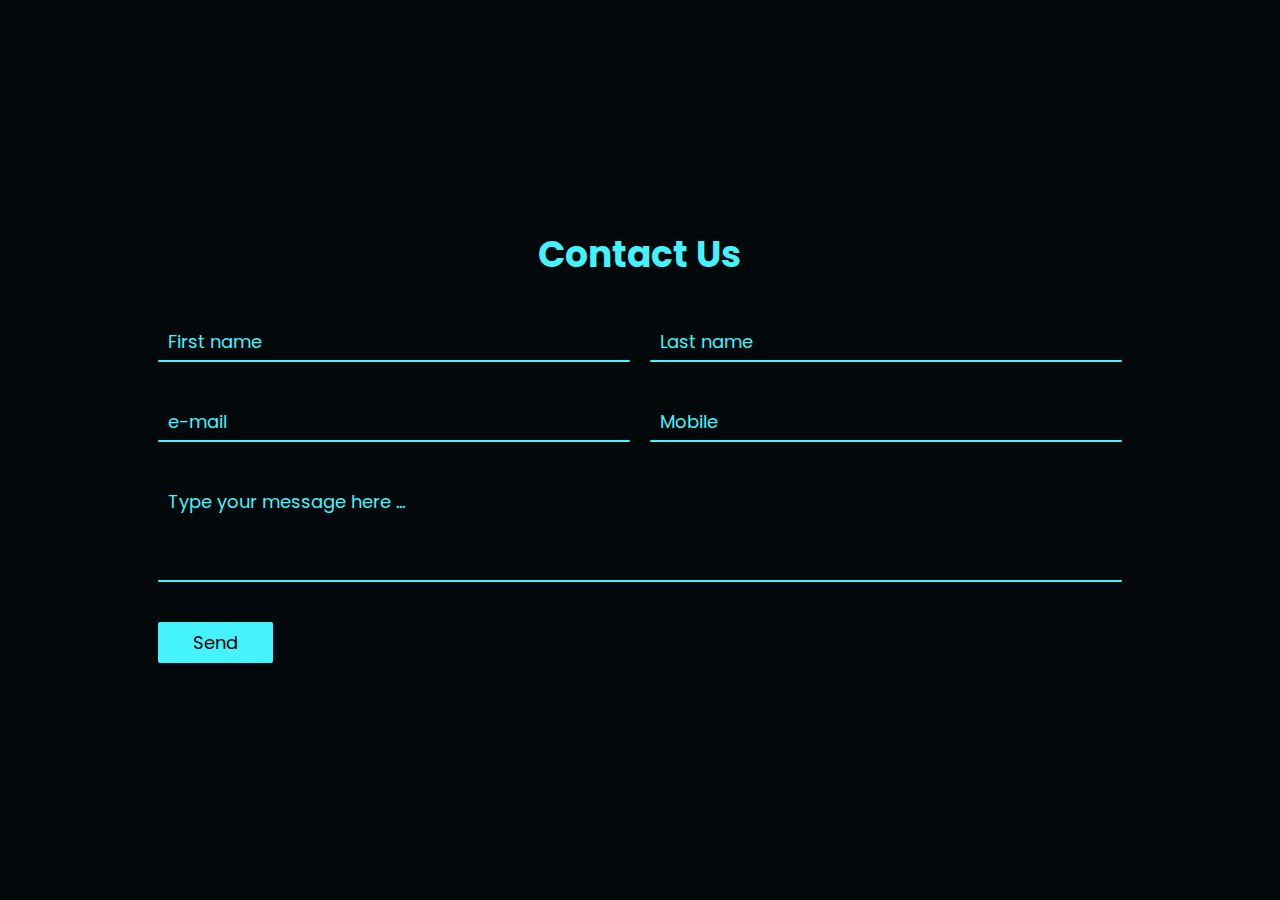
<file: ContactForm/index.html>
<!DOCTYPE html>
<html lang="en">

<head>
  <meta charset="UTF-8">
  <meta name="viewport" content="width=device-width, initial-scale=1.0">
  <meta http-equiv="X-UA-Compatible" content="ie=edge">
  <title>Contact form floating placeholder</title>
  <link rel="stylesheet" href="style.css">
</head>

<body>
  <div class="container">
    <h2>Contact Us</h2>
    <div class="row100">
      <div class="col">
        <div class="inputBox">
          <input type="text" name="" required="required">
          <span class="text">First name</span>
          <span class="line"></span>
        </div>
      </div>
      <div class="col">
        <div class="inputBox">
          <input type="text" name="" required="required">
          <span class="text">Last name</span>
          <span class="line"></span>
        </div>
      </div>
    </div>
    <div class="row100">
      <div class="col">
        <div class="inputBox">
          <input type="text" name="" required="required">
          <span class="text">e-mail</span>
          <span class="line"></span>
        </div>
      </div>
      <div class="col">
        <div class="inputBox">
          <input type="text" name="" required="required">
          <span class="text">Mobile</span>
          <span class="line"></span>
        </div>
      </div>
    </div>
    <div class="row100">
      <div class="col">
        <div class="inputBox textarea">
          <textarea required="required"></textarea>
          <span class="text">Type your message here ...</span>
          <span class="line"></span>
        </div>
      </div>
    </div>
    <div class="row100">
      <div class="col">
        <input type="submit" value="Send">
      </div>
    </div>


</body>

</html>
</file>
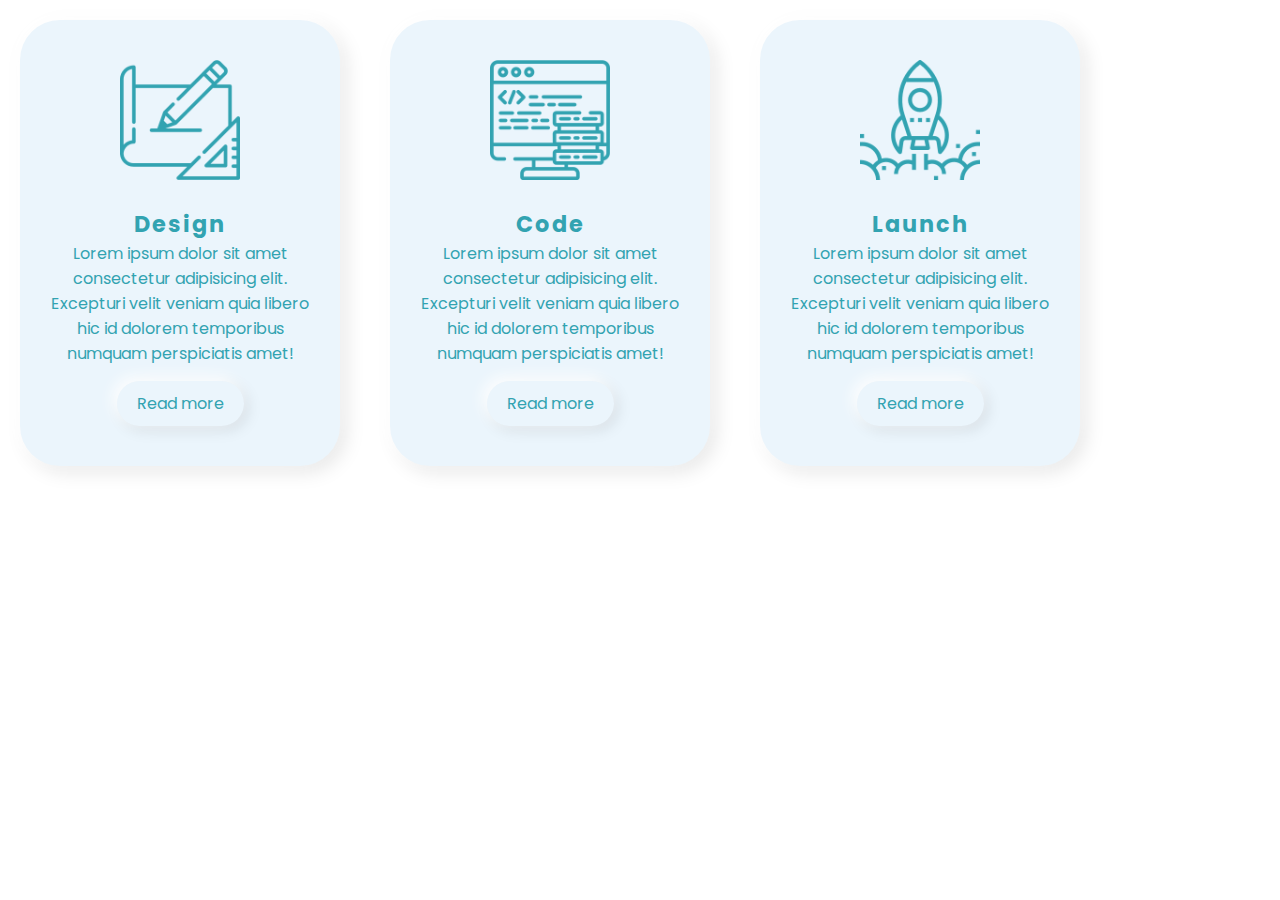
<file: Neumorphism_CardUI/index.html>
<!DOCTYPE html>
<html lang="en">

<head>
  <meta charset="UTF-8">
  <meta name="viewport" content="width=device-width, initial-scale=1.0">
  <meta http-equiv="X-UA-Compatible" content="ie=edge">
  <title>Card UI hover effect</title>
  <link rel="stylesheet" href="style.css">
</head>

<body>
  <div class="container">
    <div class="card">
      <div class="imgBox">
        <img src="design.png" alt="">
      </div>
      <div class="contentBox">
        <h2>Design</h2>
        <p>Lorem ipsum dolor sit amet consectetur adipisicing elit. Excepturi velit veniam quia libero hic id dolorem temporibus numquam perspiciatis amet!</p>
        <a href="#"><span>Read more</span></a>
      </div>
    </div>
    <div class="card">
      <div class="imgBox">
        <img src="code.png" alt="">
      </div>
      <div class="contentBox">
        <h2>Code</h2>
        <p>Lorem ipsum dolor sit amet consectetur adipisicing elit. Excepturi velit veniam quia libero hic id dolorem temporibus numquam perspiciatis amet!</p>
        <a href="#"><span>Read more</span></a>
      </div>
    </div>
    <div class="card">
      <div class="imgBox">
        <img src="launch.png" alt="">
      </div>
      <div class="contentBox">
        <h2>Launch</h2>
        <p>Lorem ipsum dolor sit amet consectetur adipisicing elit. Excepturi velit veniam quia libero hic id dolorem temporibus numquam perspiciatis amet!</p>
        <a href="#"><span>Read more</span></a>
      </div>
    </div>
  </div>



</body>

</html>
</file>
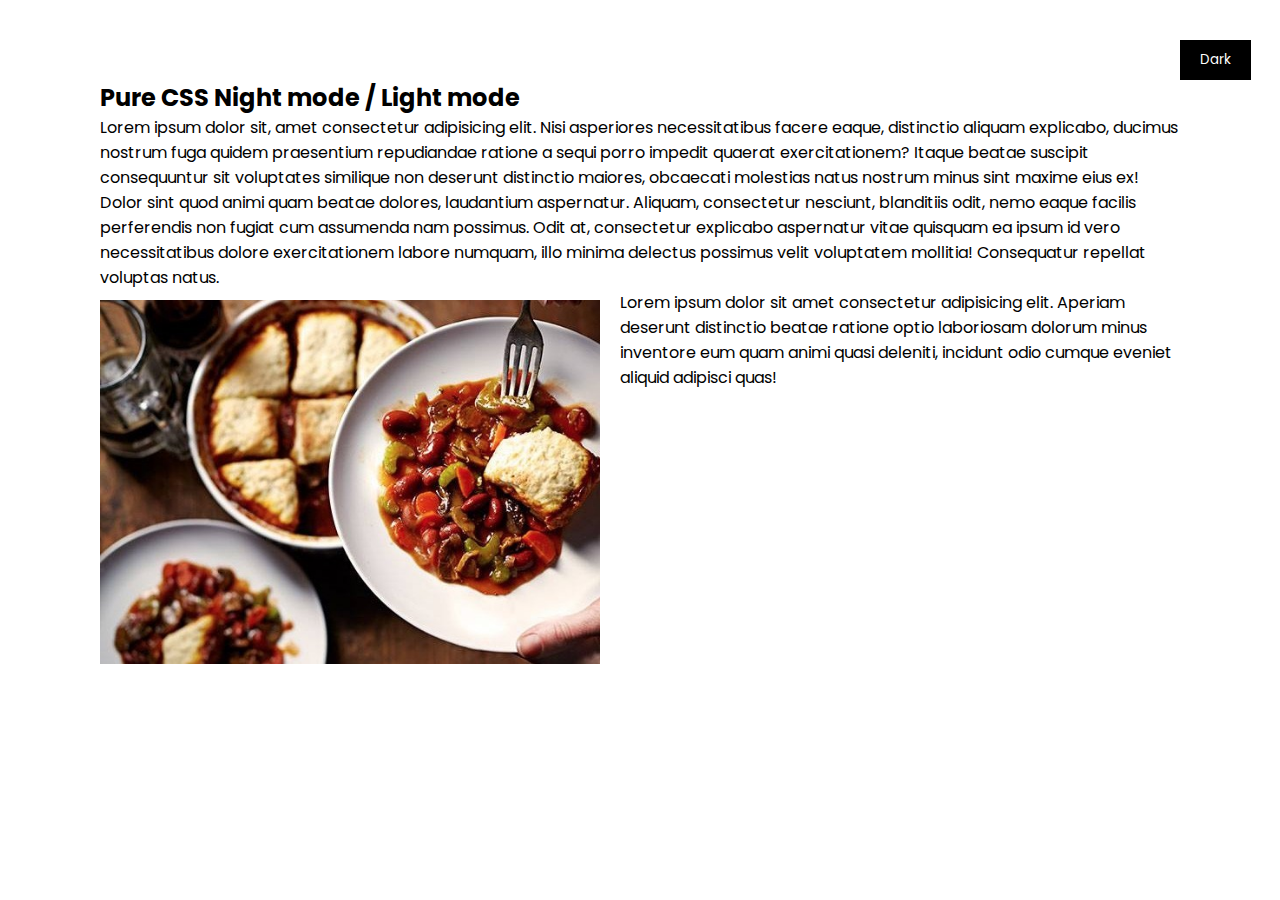
<file: NightMode/index.html>
<!DOCTYPE html>
<html lang="en">

<head>
  <meta charset="UTF-8">
  <meta name="viewport" content="width=device-width, initial-scale=1.0">
  <meta http-equiv="X-UA-Compatible" content="ie=edge">
  <title>Creative Menu Hover Effect</title>
  <link rel="stylesheet" href="style.css">
</head>

<body>
  <input type="checkbox">
  <section>
    <h2>Pure CSS Night mode / Light mode</h2>
    <p>Lorem ipsum dolor sit, amet consectetur adipisicing elit. Nisi asperiores necessitatibus facere eaque, distinctio aliquam explicabo, ducimus nostrum fuga quidem praesentium repudiandae ratione a sequi porro impedit quaerat exercitationem? Itaque beatae
      suscipit consequuntur sit voluptates similique non deserunt distinctio maiores, obcaecati molestias natus nostrum minus sint maxime eius ex! Dolor sint quod animi quam beatae dolores, laudantium aspernatur. Aliquam, consectetur nesciunt, blanditiis
      odit, nemo eaque facilis perferendis non fugiat cum assumenda nam possimus. Odit at, consectetur explicabo aspernatur vitae quisquam ea ipsum id vero necessitatibus dolore exercitationem labore numquam, illo minima delectus possimus velit voluptatem
      mollitia! Consequatur repellat voluptas natus.</p>
    <img src="img.jpg" alt="">
    <p>Lorem ipsum dolor sit amet consectetur adipisicing elit. Aperiam deserunt distinctio beatae ratione optio laboriosam dolorum minus inventore eum quam animi quasi deleniti, incidunt odio cumque eveniet aliquid adipisci quas!</p>
  </section>
</body>

</html>
</file>
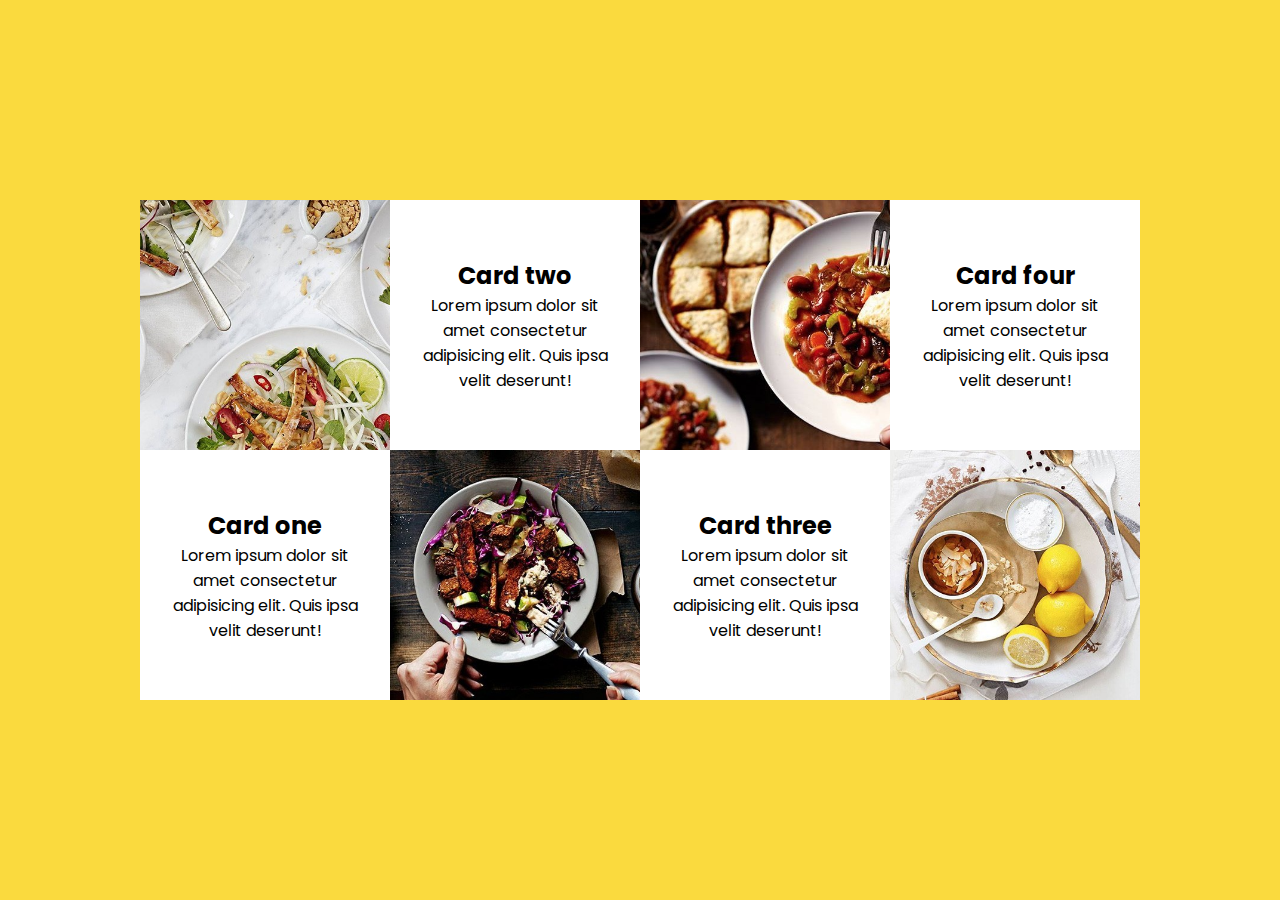
<file: ResponsiveBox_model/index.html>
<!DOCTYPE html>
<html lang="en">

<head>
  <meta charset="UTF-8">
  <meta name="viewport" content="width=device-width, initial-scale=1.0">
  <meta http-equiv="X-UA-Compatible" content="ie=edge">
  <title>Responsive box model</title>
  <link rel="stylesheet" href="style.css">
</head>

<body>
  <div class="container">
    <div class="card">
      <div class="imgBox">
        <img src="img1.jpg" alt="">
      </div>
      <div class="content">
        <div>
          <h2>Card one</h2>
          <p>Lorem ipsum dolor sit amet consectetur adipisicing elit. Quis ipsa velit deserunt!</p>
        </div>
      </div>
    </div>
    <div class="card">
      <div class="imgBox">
        <img src="img2.jpg" alt="">
      </div>
      <div class="content">
        <div>
          <h2>Card two</h2>
          <p>Lorem ipsum dolor sit amet consectetur adipisicing elit. Quis ipsa velit deserunt!</p>
        </div>
      </div>
    </div>
    <div class="card">
      <div class="imgBox">
        <img src="img3.jpg" alt="">
      </div>
      <div class="content">
        <div>
          <h2>Card three</h2>
          <p>Lorem ipsum dolor sit amet consectetur adipisicing elit. Quis ipsa velit deserunt!</p>
        </div>
      </div>
    </div>
    <div class="card">
      <div class="imgBox">
        <img src="img4.jpg" alt="">
      </div>
      <div class="content">
        <div>
          <h2>Card four</h2>
          <p>Lorem ipsum dolor sit amet consectetur adipisicing elit. Quis ipsa velit deserunt!</p>
        </div>
      </div>
    </div>

  </div>


</body>

</html>
</file>
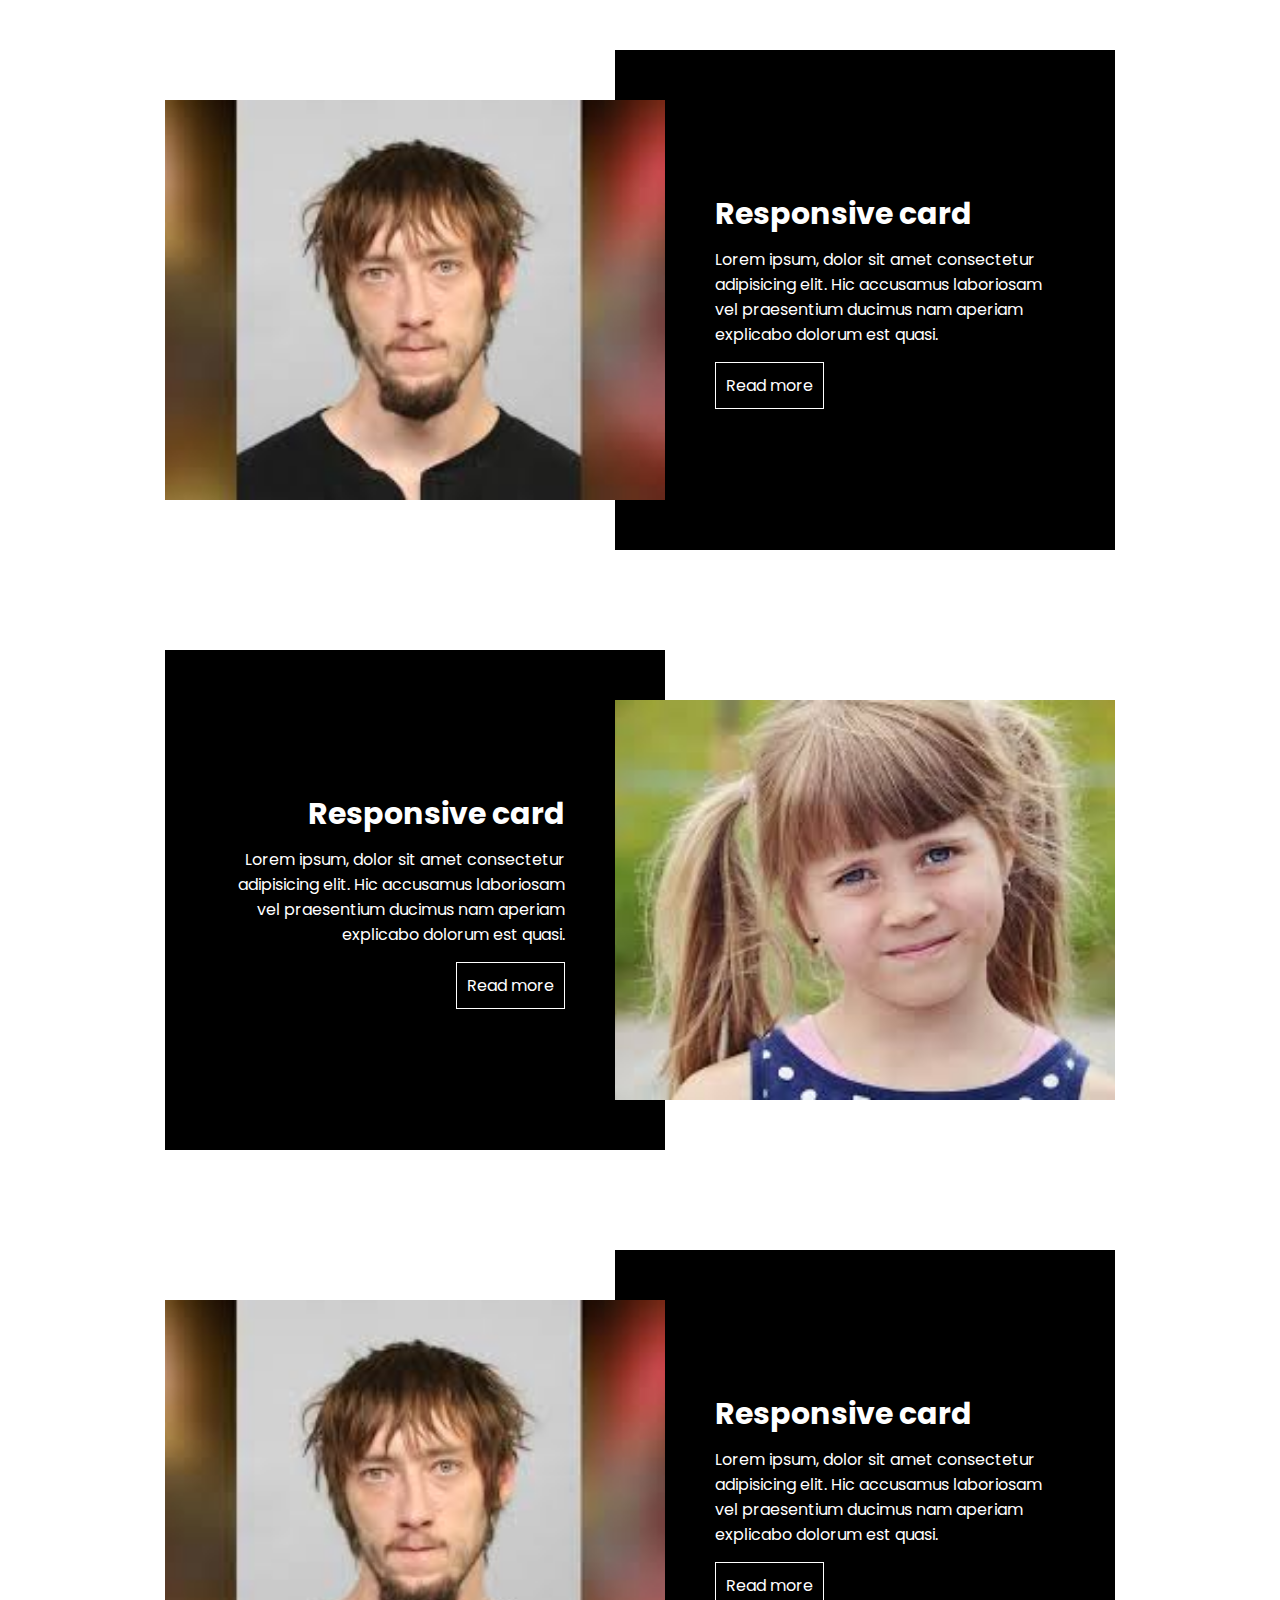
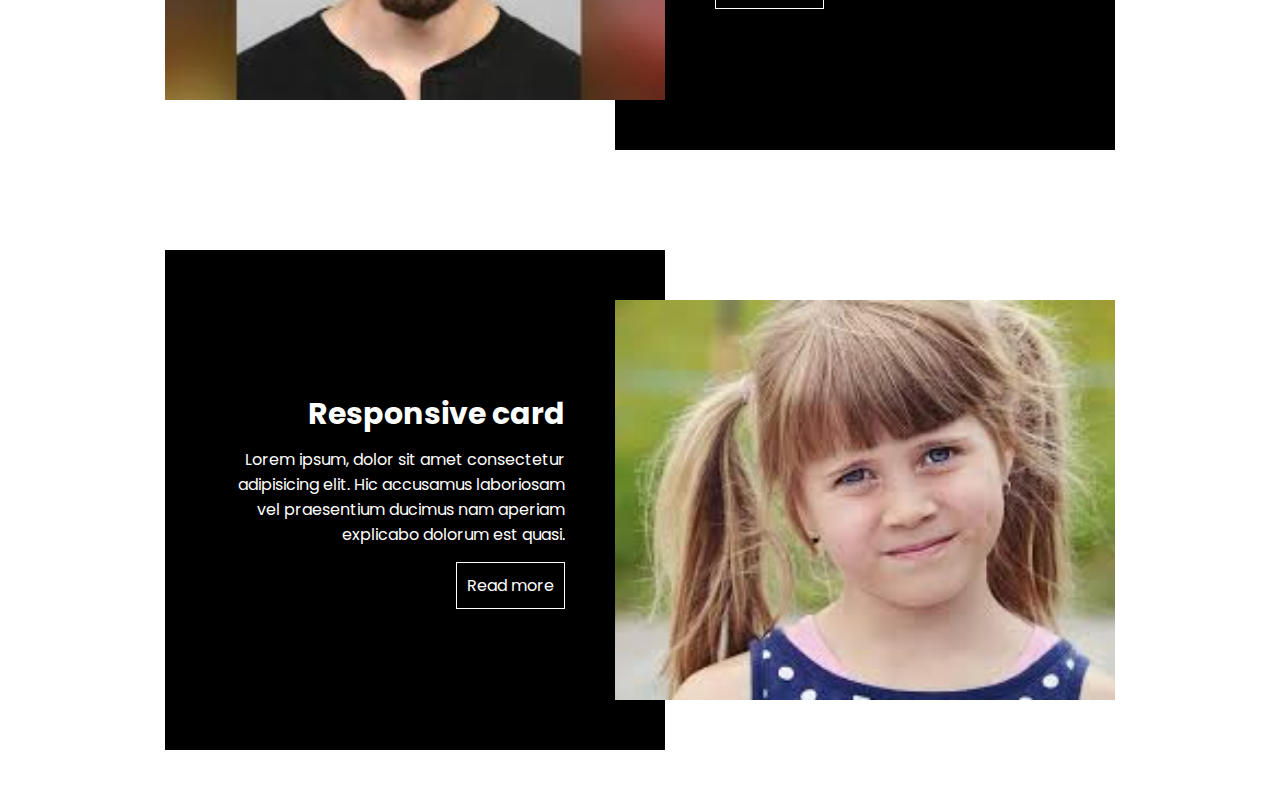
<file: ResponsiveCard_design/index.html>
<!DOCTYPE html>
<html lang="en">

<head>
  <meta charset="UTF-8">
  <meta name="viewport" content="width=device-width, initial-scale=1.0">
  <meta http-equiv="X-UA-Compatible" content="ie=edge">
  <link rel="stylesheet" href="style.css">
  <title>Responsive card</title>
</head>

<body>
  <div class="container">
    <div class="card">
      <div class="imgBox">
        <img src="img1.jpg">
      </div>
      <div class="contentBox">
        <div class="content">
          <h2>Responsive card</h2>
          <p>Lorem ipsum, dolor sit amet consectetur adipisicing elit. Hic accusamus laboriosam vel praesentium ducimus nam aperiam explicabo dolorum est quasi.</p>
          <a href="#">Read more</a>
        </div>
      </div>
    </div>
    <div class="card">
      <div class="imgBox">
        <img src="img2.jpg">
      </div>
      <div class="contentBox">
        <div class="content">
          <h2>Responsive card</h2>
          <p>Lorem ipsum, dolor sit amet consectetur adipisicing elit. Hic accusamus laboriosam vel praesentium ducimus nam aperiam explicabo dolorum est quasi.</p>
          <a href="#">Read more</a>
        </div>
      </div>
    </div>
    <div class="card">
      <div class="imgBox">
        <img src="img1.jpg">
      </div>
      <div class="contentBox">
        <div class="content">
          <h2>Responsive card</h2>
          <p>Lorem ipsum, dolor sit amet consectetur adipisicing elit. Hic accusamus laboriosam vel praesentium ducimus nam aperiam explicabo dolorum est quasi.</p>
          <a href="#">Read more</a>
        </div>
      </div>
    </div>
    <div class="card">
      <div class="imgBox">
        <img src="img2.jpg">
      </div>
      <div class="contentBox">
        <div class="content">
          <h2>Responsive card</h2>
          <p>Lorem ipsum, dolor sit amet consectetur adipisicing elit. Hic accusamus laboriosam vel praesentium ducimus nam aperiam explicabo dolorum est quasi.</p>
          <a href="#">Read more</a>
        </div>
      </div>
    </div>

  </div>
</body>

</html>
</file>
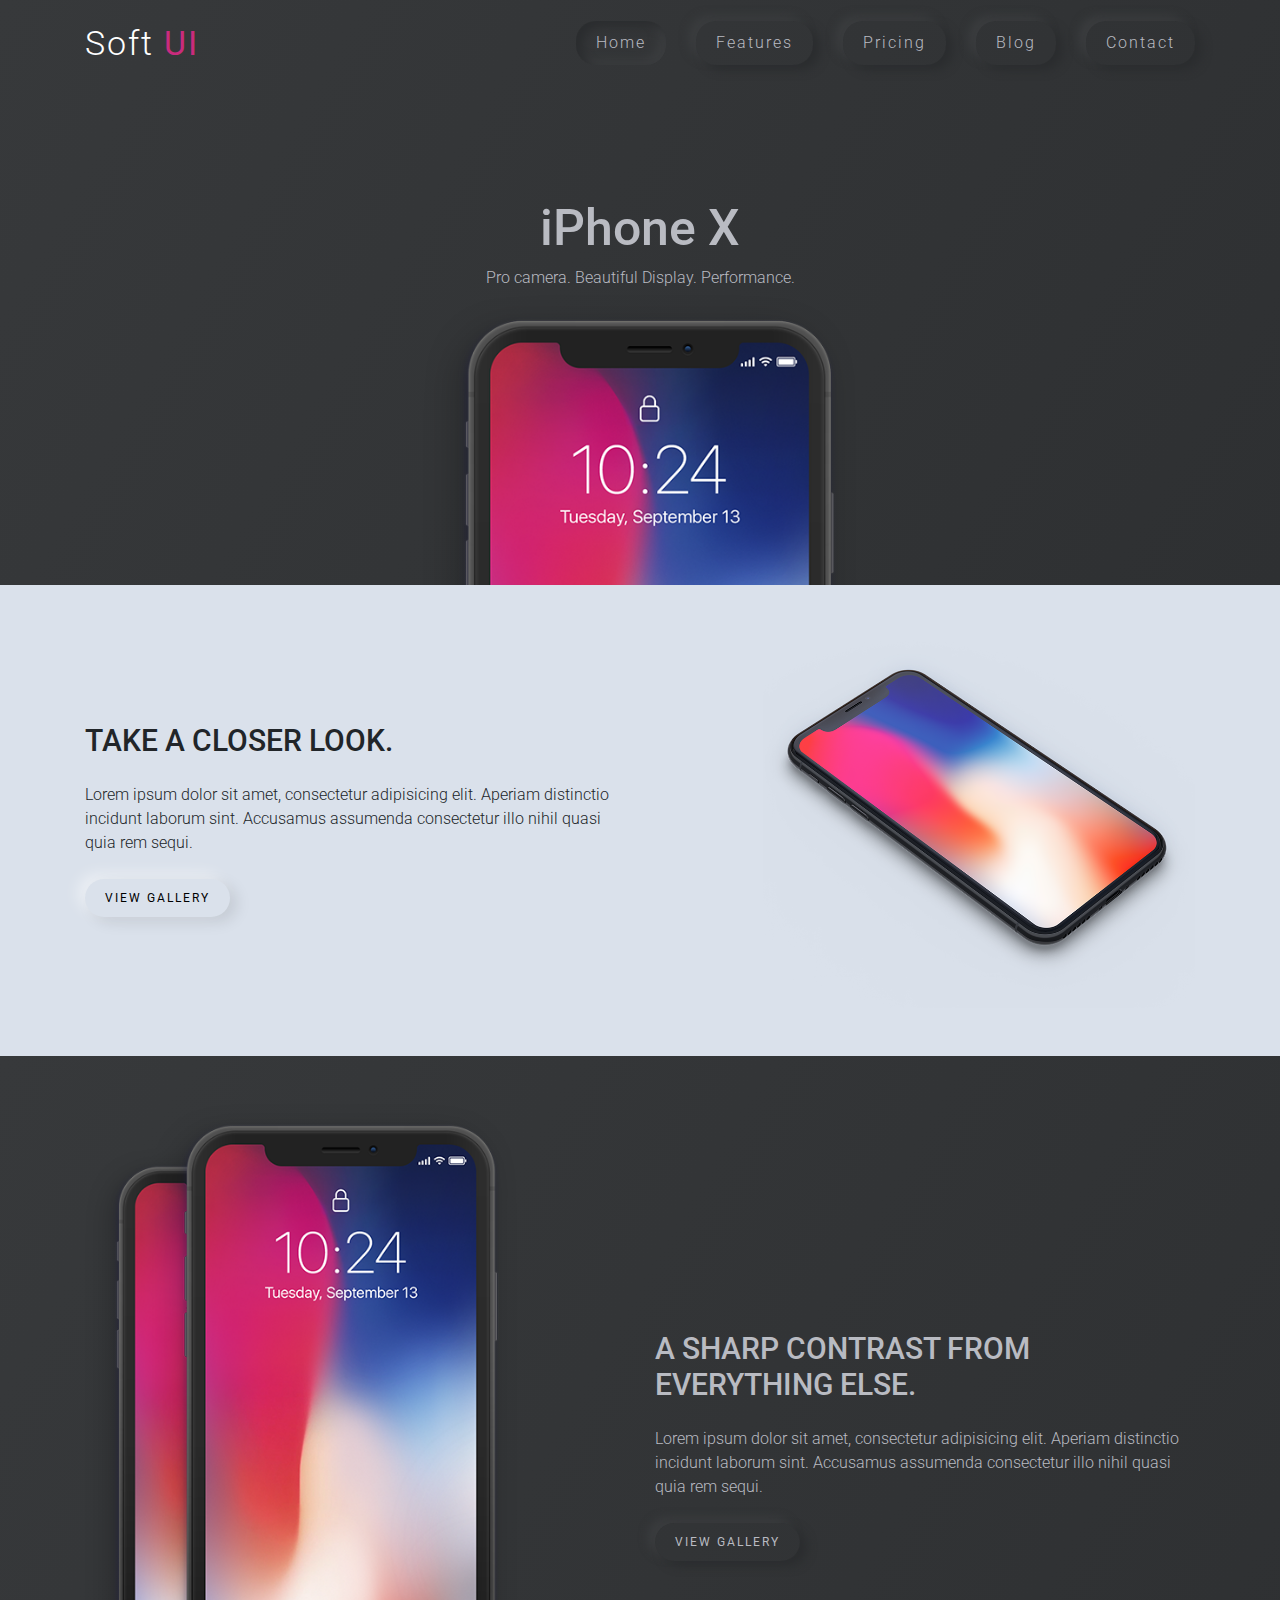
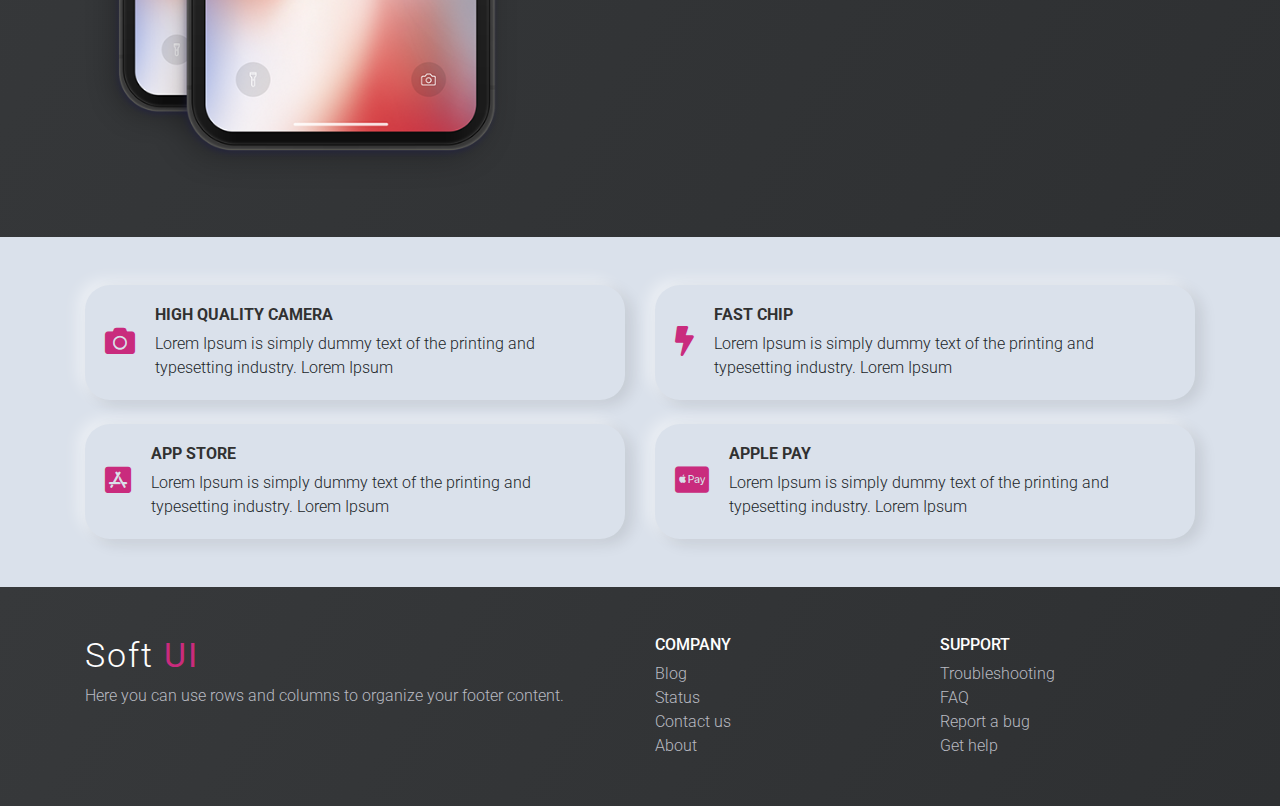
<file: soft-ui/index.html>
<!doctype html>
<html lang="en">
<head>
    <meta charset="UTF-8">
    <meta name="viewport"
          content="width=device-width, user-scalable=no, initial-scale=1.0, maximum-scale=1.0, minimum-scale=1.0">
    <meta http-equiv="X-UA-Compatible" content="ie=edge">
    <title>Soft UI</title>
    <link rel="stylesheet" href="https://cdnjs.cloudflare.com/ajax/libs/font-awesome/5.12.0/css/all.min.css">
    <link rel="stylesheet" href="https://stackpath.bootstrapcdn.com/bootstrap/4.4.1/css/bootstrap.min.css">
    <link rel="stylesheet" href="styles.css">
</head>
<body>
    <header>
        <div class="container">
            <nav class="nav">
                <a href="index.html" class="nav-brand">Soft <span>UI</span></a>
                <div class="menu-toggler">
                    <i class="fas fa-bars"></i>
                </div>
                <ul class="nav-list">
                    <li class="nav-item">
                        <a href="index.html" class="nav-link active-link">Home</a>
                    </li>
                    <li class="nav-item">
                        <a href="#" class="nav-link">Features</a>
                    </li>
                    <li class="nav-item">
                        <a href="#" class="nav-link">Pricing</a>
                    </li>
                    <li class="nav-item">
                        <a href="#" class="nav-link">Blog</a>
                    </li>
                    <li class="nav-item">
                        <a href="#" class="nav-link">Contact</a>
                    </li>
                </ul>
            </nav>
        </div>
    </header>
    <section class="hero py-5">
        <div class="container">
            <div class="row">
                <div class="col">
                    <div class="main-content text-center">
                        <h1 class="main-heading">iPhone X</h1>
                        <p class="main-p m-0">Pro camera. Beautiful Display.  Performance.</p>
                        <img src="images/iphonex.png" alt="">
                    </div>
                </div>
            </div>
        </div>
    </section>

    <section class="normal py-5">
        <div class="container">
            <div class="row align-items-md-center">
                <div class="col-md-6 mb-4 mb-md-0">
                    <h1 class="section-heading">Take a closer look.</h1>
                    <p class="my-4">Lorem ipsum dolor sit amet, consectetur adipisicing elit. Aperiam distinctio incidunt laborum sint. Accusamus assumenda consectetur illo nihil quasi quia rem sequi.</p>
                    <a href="#" class="text-uppercase btn-soft light">View gallery</a>
                </div>
                <div class="col-md-6 text-center">
                    <img class="img-fluid d-md-block ml-md-auto" src="images/perspective.png" alt="">
                </div>
            </div>
        </div>
    </section>

    <section class="invert py-5">
        <div class="container">
            <div class="row align-items-md-center">
                <div class="col-md-6 text-center mb-4 mb-md-0">
                    <img class="img-fluid d-md-block mr-md-auto" src="images/dualphone.png" alt="">
                </div>
                <div class="col-md-6">
                    <h1 class="section-heading">A sharp contrast from everything else.</h1>
                    <p class="my-4">Lorem ipsum dolor sit amet, consectetur adipisicing elit. Aperiam distinctio incidunt laborum sint. Accusamus assumenda consectetur illo nihil quasi quia rem sequi.</p>
                    <a href="#" class="text-uppercase d-inline-block btn-soft dark">View gallery</a>
                </div>
            </div>
        </div>
    </section>
    <section class="normal py-5">
        <div class="container">
            <div class="row">
                <div class="col-lg-6">
                    <div class="wrap mb-4">
                        <div class="icon-wrap">
                            <i class="fas fa-camera"></i>
                        </div>
                        <div class="text-wrap">
                            <h2>High quality camera</h2>
                            <p>Lorem Ipsum is simply dummy text of the printing and typesetting industry. Lorem Ipsum</p>
                        </div>
                    </div>
                </div>
                <div class="col-lg-6">
                    <div class="wrap mb-4">
                        <div class="icon-wrap">
                            <i class="fas fa-bolt"></i>
                        </div>
                        <div class="text-wrap">
                            <h2>Fast chip</h2>
                            <p>Lorem Ipsum is simply dummy text of the printing and typesetting industry. Lorem Ipsum</p>
                        </div>
                    </div>
                </div>
                <div class="col-lg-6">
                    <div class="wrap mb-4 mb-lg-0">
                        <div class="icon-wrap">
                            <i class="fab fa-app-store-ios"></i>
                        </div>
                        <div class="text-wrap">
                            <h2>App store</h2>
                            <p>Lorem Ipsum is simply dummy text of the printing and typesetting industry. Lorem Ipsum</p>
                        </div>
                    </div>
                </div>
                <div class="col-lg-6">
                    <div class="wrap">
                        <div class="icon-wrap">
                            <i class="fab fa-cc-apple-pay"></i>
                        </div>
                        <div class="text-wrap">
                            <h2>Apple pay</h2>
                            <p>Lorem Ipsum is simply dummy text of the printing and typesetting industry. Lorem Ipsum</p>
                        </div>
                    </div>
                </div>
            </div>
        </div>
    </section>

    <footer class="py-5">
        <div class="container">
            <div class="row">
                <div class="col-md-6">
                    <h5 class="nav-brand">Soft <span>UI</span></h5>
                    <p>Here you can use rows and columns to organize your footer content.</p>
                </div>
                <div class="col-md-3">
                    <h5 class="text-uppercase">Company</h5>
                    <ul class="list-unstyled m-lg-0">
                        <li>
                            <a href="#">Blog</a>
                        </li>
                        <li>
                            <a href="#">Status</a>
                        </li>
                        <li>
                            <a href="#">Contact us</a>
                        </li>
                        <li>
                            <a href="#">About</a>
                        </li>
                    </ul>
                </div>
                <div class="col-md-3">
                    <h5 class="text-uppercase">Support</h5>
                    <ul class="list-unstyled m-0">
                        <li>
                            <a href="#">Troubleshooting</a>
                        </li>
                        <li>
                            <a href="#">FAQ</a>
                        </li>
                        <li>
                            <a href="#">Report a bug</a>
                        </li>
                        <li>
                            <a href="#">Get help</a>
                        </li>
                    </ul>
                </div>
            </div>
        </div>
    </footer>
    <script>
        let openMenu = document.querySelector('.menu-toggler');
        let menu = document.querySelector('nav .nav-list');

        openMenu.addEventListener('click', function () {
            menu.classList.toggle('active');
        });
    </script>
</body>
</html>
</file>
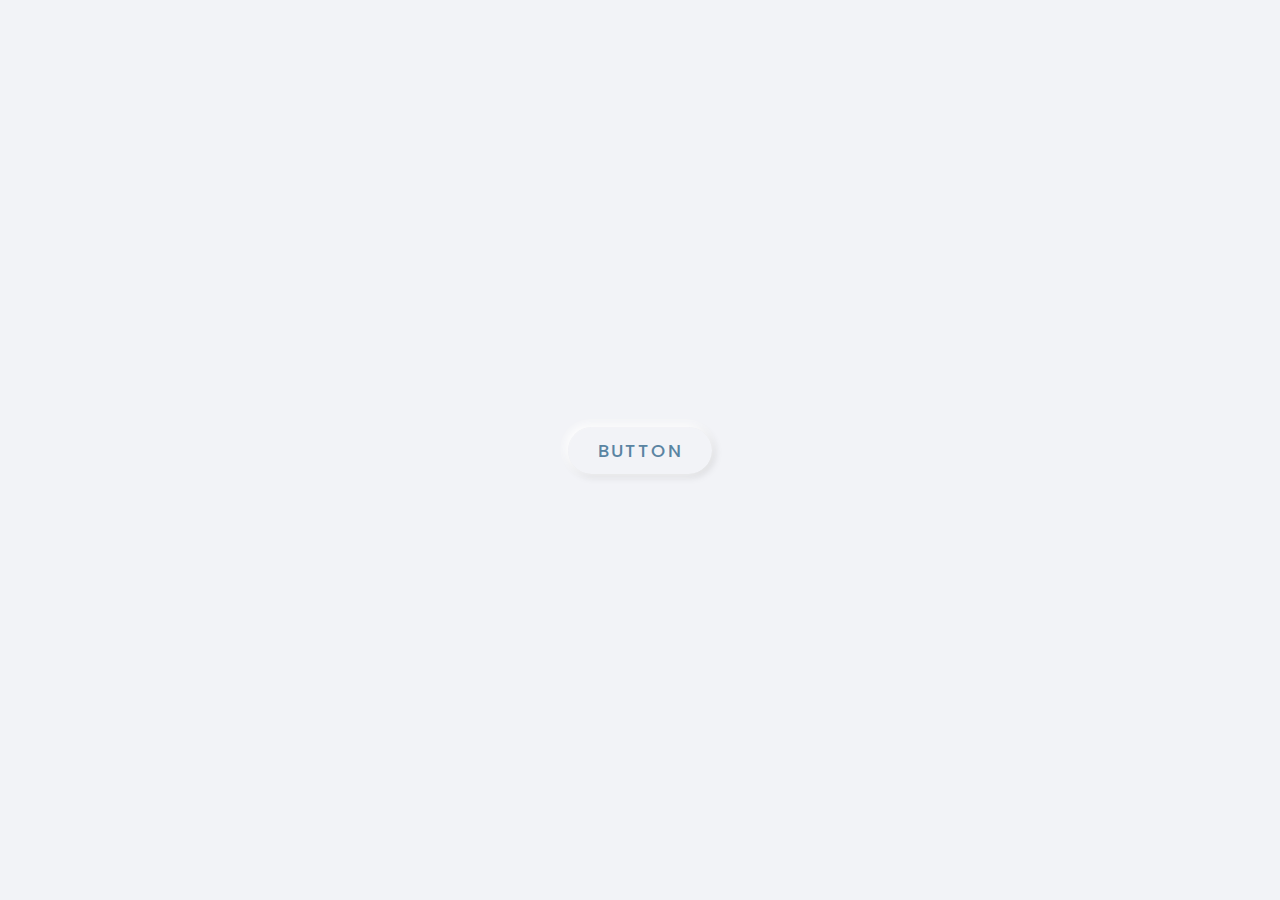
<file: SoftButton/index.html>
<!DOCTYPE html>
<html lang="en">

<head>
  <meta charset="UTF-8">
  <meta name="viewport" content="width=device-width, initial-scale=1.0">
  <meta http-equiv="X-UA-Compatible" content="ie=edge">
  <title>Soft button</title>
  <link rel="stylesheet" href="style.css">
</head>

<body>
  <a href="#"><span>Button</span></a>
</body>

</html>
</file>
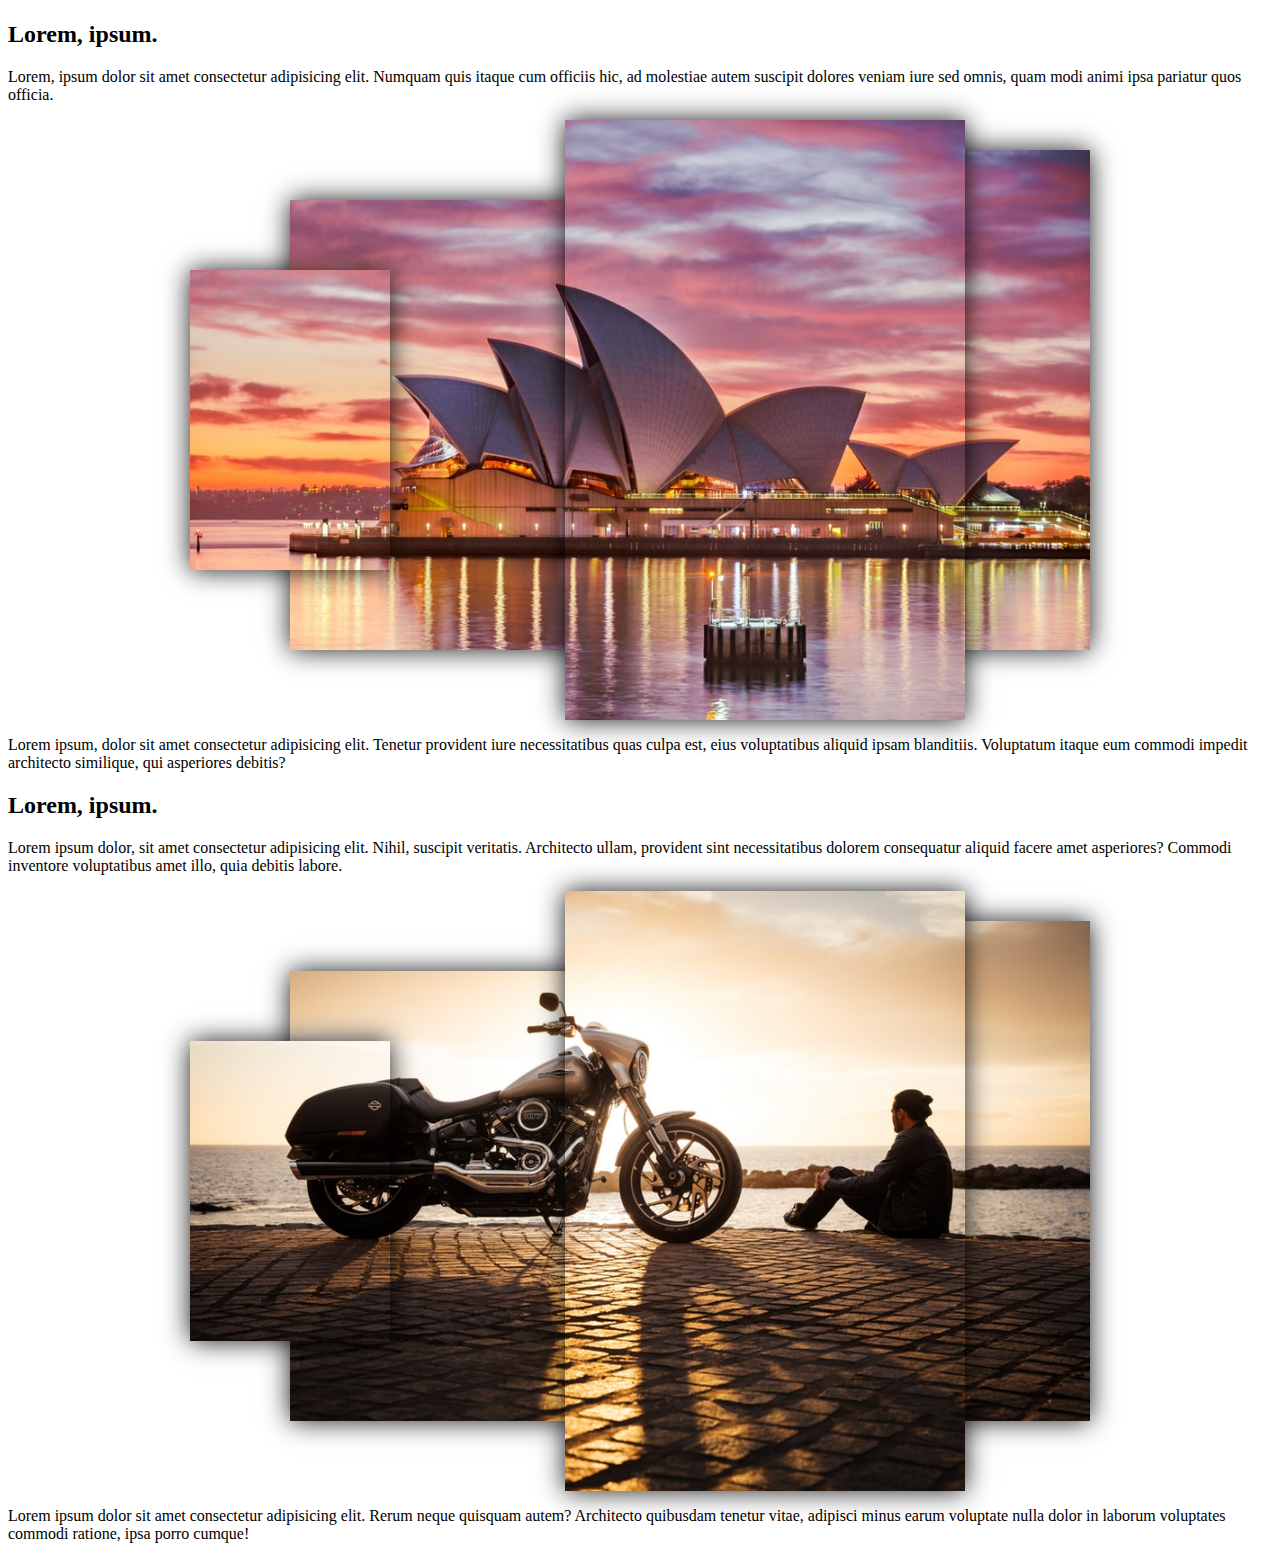
<file: Vitraj/index.html>
<!DOCTYPE html>
<html lang="en">

<head>
  <meta charset="UTF-8">
  <meta name="viewport" content="width=device-width, initial-scale=1.0">
  <meta http-equiv="X-UA-Compatible" content="ie=edge">
  <title>Vitraj</title>
  <link rel="stylesheet" href="style.css">
</head>

<body>
  <h1></h1>
  <h2>Lorem, ipsum.</h2>
  <p>Lorem, ipsum dolor sit amet consectetur adipisicing elit. Numquam quis itaque cum officiis hic, ad molestiae autem suscipit dolores veniam iure sed omnis, quam modi animi ipsa pariatur quos officia.</p>
  <div class="stained-glass stained-glass_first">
    <div class="stained-glass__part"></div>
    <div class="stained-glass__part"></div>
    <div class="stained-glass__part"></div>
    <div class="stained-glass__part"></div>
  </div>

  <p>Lorem ipsum, dolor sit amet consectetur adipisicing elit. Tenetur provident iure necessitatibus quas culpa est, eius voluptatibus aliquid ipsam blanditiis. Voluptatum itaque eum commodi impedit architecto similique, qui asperiores debitis?</p>
  <h2>Lorem, ipsum.</h2>
  <p>Lorem ipsum dolor, sit amet consectetur adipisicing elit. Nihil, suscipit veritatis. Architecto ullam, provident sint necessitatibus dolorem consequatur aliquid facere amet asperiores? Commodi inventore voluptatibus amet illo, quia debitis labore.</p>
  <div class="stained-glass stained-glass_second">
    <div class="stained-glass__part"></div>
    <div class="stained-glass__part"></div>
    <div class="stained-glass__part"></div>
    <div class="stained-glass__part"></div>
  </div>

  <p>Lorem ipsum dolor sit amet consectetur adipisicing elit. Rerum neque quisquam autem? Architecto quibusdam tenetur vitae, adipisci minus earum voluptate nulla dolor in laborum voluptates commodi ratione, ipsa porro cumque!</p>


</body>

</html>
</file>
<file: ContactForm/style.css>
@import url('http://fonts.googleapis.com/css?family=Poppins:200,300,400,500,600,700,800,900&display=swap');
* {
  margin: 0;
  padding: 0;
  box-sizing: border-box;
  font-family: 'Poppins', sans-serif;
}

body {
  display: flex;
  justify-content: center;
  align-items: center;
  min-height: 100vh;
  background: #03080a;
}

.container {
  width: 80%;
  padding: 20px;
}

.container h2 {
  width: 100%;
  color: #45f3ff;
  font-size: 36px;
  text-align: center;
  margin-bottom: 10px;
}

.container .row100 {
  position: relative;
  width: 100%;
  display: grid;
  grid-template-columns: repeat(auto-fit, minmax(300px, 1fr));
}

.container .row100 .col {
  position: relative;
  width: 100%;
  padding: 0 10px;
  margin: 30px 0px 10px;
  transition: .5s;
}

.container .row100 .inputBox {
  position: relative;
  width: 100%;
  height: 40px;
  color: #45f3ff;
}

.container .row100 .inputBox input, .container .row100 .inputBox.textarea textarea {
  position: absolute;
  width: 100%;
  height: 100%;
  background: transparent;
  box-shadow: none;
  border: none;
  outline: none;
  font-size: 18px;
  padding: 0px 10px;
  z-index: 1;
  color: #000;
}

.container .row100 .inputBox .text {
  position: absolute;
  top: 0;
  left: 0;
  line-height: 40px;
  font-size: 18px;
  padding: 0px 10px;
  display: block;
  transition: .5s;
  pointer-events: none;
}

.container .row100 .inputBox input:focus+.text, .container .row100 .inputBox input:valid+.text {
  top: -35px;
  left: -10px;
}

.container .row100 .inputBox .line {
  position: absolute;
  bottom: 0;
  display: block;
  width: 100%;
  height: 2px;
  background: #45f3ff;
  transition: .5s;
  border-radius: 2px;
  pointer-events: none;
}

.container .row100 .inputBox input:focus~.line, .container .row100 .inputBox input:valid~.line {
  height: 100%;
}

.container .row100 .inputBox.textarea {
  position: relative;
  width: 100%;
  height: 100px;
  padding: 10px 0;
}

.container .row100 .inputBox.textarea textarea {
  height: 100%;
  resize: none;
}

.container .row100 .inputBox textarea:focus+.text, .container .row100 .inputBox textarea:valid+.text {
  top: -35px;
  left: -10px;
}

.container .row100 .inputBox textarea:focus~.line, .container .row100 .inputBox textarea:valid~.line {
  height: 100%;
}

input[type="submit"] {
  border: none;
  padding: 7px 35px;
  cursor: pointer;
  outline: none;
  background: #45f3ff;
  color: #000;
  font-size: 18px;
  border-radius: 2px;
}
</file>
<file: Neumorphism_CardUI/style.css>
@import url('https://fonts.googleapis.com/css?family=Poppins:400,500,600,700,800,900&display=swap');
* {
  margin: 0;
  padding: 0;
  box-sizing: border-box;
  font-family: 'Poppins', sans-serif;
}

.body {
  display: flex;
  justify-content: center;
  align-items: center;
  min-height: 100vh;
  background: #ebf5fc;
}

.container {
  position: relative;
  display: flex;
  justify-content: space-between;
  align-items: center;
  flex-wrap: wrap;
  width: 1100px;
}

.container .card {
  width: 320px;
  margin: 20px;
  padding: 40px 30px;
  background: #ebf5fc;
  border-radius: 40px;
  box-shadow: -6px -6px 20px rgba(255, 255, 255, 1), 6px 6px 20px rgba(0, 0, 0, 0.1);
}

.container .card:hover {
  box-shadow: inset -6px -6px 10px rgba(255, 255, 255, 0.5), inset 6px 6px 10px rgba(76, 139, 155, 0.5);
}

.container .card .imgBox {
  position: relative;
  text-align: center;
}

.container .card .imgBox img {
  max-width: 120px;
}

.container .card .contentBox {
  position: relative;
  margin-top: 20px;
  text-align: center;
}

.container .card .contentBox h2 {
  color: #32a3b1;
  font-weight: 700;
  font-size: 1.4em;
  letter-spacing: 2px;
}

.container .card .contentBox p {
  color: #32a3b1;
}

.container .card .contentBox a {
  display: inline-block;
  padding: 10px 20px;
  margin-top: 15px;
  border-radius: 40px;
  color: #32a3b1;
  font-size: 16px;
  text-decoration: none;
  box-shadow: -4px -4px 15px rgba(255, 255, 255, 1), 4px 4px 15px rgba(0, 0, 0, 0.1);
}

.container .card .contentBox a:hover {
  box-shadow: inset -4px -4px 10px rgba(255, 255, 255, 0.5), inset 4px 4px 10px rgba(0, 0, 0, .1);
}

.container .card a:hover span {
  display: block;
  transform: scale(0.9);
}

.container .card:hover .imgBox, .container .card:hover .contentBox {
  transform: scale(0.9);
}
</file>
<file: NightMode/style.css>
@import url('http://fonts.googleapis.com/css?family=Poppins:200,300,400,500,600,700,800,900&display=swap');
* {
  margin: 0;
  padding: 0;
  box-sizing: border-box;
  outline: none;
  font-family: 'Poppins', sans-serif;
}

input[type="checkbox"] {
  position: fixed;
  z-index: 1;
  top: 40px;
  right: 100px;
  cursor: pointer;
  -webkit-appearance: none;
}

input[type="checkbox"]:before {
  content: 'Dark';
  position: absolute;
  color: #fff;
  background: #000;
  padding: 10px 20px;
}

input[type="checkbox"]:checked:before {
  content: 'Light';
  color: #000;
  background: #fff;
}

input[type="checkbox"]:checked~* {
  filter: invert(1);
}

section {
  position: absolute;
  top: 0;
  left: 0;
  background: #fff;
  min-height: 100vh;
  padding: 80px 100px;
}

section img {
  max-width: 500px;
  float: left;
  margin: 10px 20px 10px 0;
  filter: inherit;
}
</file>
<file: ResponsiveBox_model/style.css>
@import url('https://fonts.googleapis.com/css?family=Poppins:400,500,600,700,800,900&display=swap');
* {
  margin: 0;
  padding: 0;
  box-sizing: border-box;
  font-family: 'Poppins', sans-serif;
}

body {
  display: flex;
  justify-content: center;
  align-items: center;
  min-height: 100vh;
  background: #fada3e;
}

.container {
  position: relative;
  width: 1000px;
  display: grid;
  grid-template-columns: repeat(auto-fit, minmax(250px, 1fr));
}

.container .card {
  position: relative;
  display: flex;
  flex-direction: column;
  background: #fff;
}

.container .card:nth-child(even) {
  flex-direction: column-reverse;
}

.container .card .imgBox {
  position: relative;
  width: 250px;
  height: 250px;
  background: #000;
}

.container .card .imgBox img {
  position: absolute;
  top: 0;
  left: 0;
  width: 100%;
  height: 100%;
  object-fit: cover;
}

.container .card .content {
  position: relative;
  width: 250px;
  height: 250px;
  display: flex;
  justify-content: center;
  align-items: center;
}

.container .card .content div {
  padding: 20px;
  text-align: center;
}

@media (max-width: 1000px) {
  .container {
    grid-template-columns: repeat(auto-fit, minmax(100%, 1fr));
    margin: 50px;
  }
  .container .card {
    flex-direction: row;
    margin: 10px 0;
  }
  .container .card:nth-child(even) {
    flex-direction: row-reverse;
  }
  .container .card .imgBox, .container .card .content {
    width: 50%;
  }
}

@media (max-width: 600px) {
  .container .card {
    flex-direction: column;
    margin: 10px 0;
  }
  .container .card:nth-child(even) {
    flex-direction: column;
  }
  .container .card .imgBox, .container .card .content {
    width: 100%;
  }
  .container .card .content {
    height: 200px;
  }
}
</file>
<file: ResponsiveCard_design/style.css>
@import url('http://fonts.googleapis.com/css?family=Poppins:200,300,400,500,600,700,800,900&display=swap');
* {
  margin: 0;
  padding: 0;
  box-sizing: border-box;
  font-family: 'Poppins', sans-serif;
}

body {
  width: 100%;
  min-height: 100vh;
  display: flex;
  justify-content: center;
  align-items: center;
}

.container {
  position: relative;
  max-width: 1000px;
  display: flex;
  justify-content: center;
  align-items: center;
  flex-wrap: wrap;
}

.container .card {
  position: relative;
  display: flex;
  justify-content: center;
  align-items: center;
  flex-wrap: wrap;
  margin: 100px 0;
}

.container .card:nth-child(odd) {
  flex-direction: row;
}

.container .card:nth-child(even) {
  flex-direction: row-reverse;
  text-align: right;
}

.container .card .imgBox {
  position: relative;
  left: 25px;
  width: 500px;
  height: 400px;
  z-index: 1;
}

.container .card:nth-child(even) .imgBox {
  left: -25px;
}

.container .card .imgBox img {
  position: relative;
  top: 0;
  left: 0;
  width: 100%;
  height: 100%;
  object-fit: cover;
}

.container .card .contentBox {
  position: relative;
  right: 25px;
  width: 500px;
  height: 400px;
  background: #000;
  display: flex;
  justify-content: center;
  align-items: center;
  padding: 20px 60px 20px 100px;
}

.container .card:nth-child(even) .contentBox {
  right: -25px;
  padding: 20px 100px 20px 60px;
}

.container .card .contentBox:before {
  position: absolute;
  content: '';
  top: -50px;
  bottom: -50px;
  left: 0;
  right: 0;
  background: #000;
  z-index: -1;
}

.container .card .contentBox h2 {
  font-size: 30px;
  color: #fff;
}

.container .card .contentBox p {
  margin-top: 10px;
  color: #fff;
}

.container .card .contentBox a {
  display: inline-block;
  margin-top: 15px;
  color: #fff;
  text-decoration: none;
  padding: 10px;
  border: 1px solid #fff;
}

@media (max-width: 1000px) {
  .container .card {
    flex-direction: column;
    max-width: 350px;
    margin: 25px 25px;
  }
  .container .card .imgBox {
    width: 100%;
    height: 250px;
    left: 0;
  }
  .container .card .contentBox {
    width: 100%;
    height: auto;
    right: 0;
    padding: 30px;
    text-align: center;
  }
  .container .card .contentBox:before {
    top: 0;
    bottom: 0;
  }
  .container .card:nth-child(even) .imgBox {
    left: 0;
  }
  .container .card:nth-child(even) .contentBox {
    right: 0;
    padding: 30px;
  }
}
</file>
<file: soft-ui/styles.css>
@import url('https://fonts.googleapis.com/css?family=Roboto:100,300,400&display=swap');

*{
    margin: 0;
    padding: 0;
    box-sizing: border-box;
}

html{
    font-family: 'Roboto', sans-serif;
}

:root{
    --background-color: linear-gradient(120deg, #37393b, #2e3032);
    --light-font-color: #b9bbc2;
    --shadow-normal:
                7px 5px 10px #2b2d2f,
                -7px -5px 10px #3b3d3f;
    --shadow-inset:
                inset 7px 5px 10px #2b2d2f,
                inset -7px -5px 10px #3b3d3f;
    --shadow-normal-light:
                        7px 5px 15px rgba(0,0,0,.1),
                        -7px -5px 15px rgba(255, 255, 255, 0.5);
    --shadow-inset-light:
                        inset 7px 5px 10px rgba(0,0,0,.1),
                        inset -7px -5px 10px rgba(255, 255, 255, 0.5);;
}

a{
    text-decoration: none !important;
    color: var(--light-font-color);
    transition: color .5s;
}

a:hover{
    color: #c92b7d!important;
}

p{
    font-size: 16px;
    font-weight: 300;
}

header{
    width: 100%;
    position: absolute;
    top: 0;
    left: 0;
    z-index: 2000;
}

.hero{
    width: 100%;
    height: 65vh;
    background: var(--background-color);
    overflow: hidden;
}

.nav{
    width: 100%;
    height: 56px;
    display: flex;
    align-items: center;
    justify-content: space-between;
}

.nav-brand{
    font-size: 34px;
    color: #fff;
    letter-spacing: 2px;
    font-weight: 300;
}

.nav-brand span{
    color: #c92b7d;
    font-weight: 400;
    transition: color .5s;
}

a.nav-brand:hover span{
    color: #fff;
}

.menu-toggler{
    color: #fff;
    font-size: 22px;
    cursor: pointer;
    z-index: 2000;
}

.nav-list{
    position: fixed;
    width: 100%;
    height: 100vh;
    top: -100vh;
    left: 0;
    background-image: var(--background-color);
    margin: 0;
    display: flex;flex-direction: column;
    align-items: center;
    justify-content: space-around;
    z-index: 1500;
    transition: top .5s;
}

.nav-list.active{
    top: 0;
}

.nav-item{
    list-style: none;
    margin: 0 15px;
}

.nav-item:last-child{
    margin-right: 0;
}

.nav-link{
    color: var(--light-font-color);
    font-weight: 300;
    letter-spacing: 2px;
    padding: 10px 20px;
    border-radius: 20px;
    box-shadow: var(--shadow-normal);
}

.active-link{
    box-shadow: var(--shadow-inset);
}

.nav-link:hover,
.nav-link:focus{
    box-shadow: var(--shadow-inset);
}

.main-content{
    color: #b9bbc2;
}

.main-heading{
    font-size: 50px;
    margin-top: 50px;
}

.main-heading::first-letter{
    text-transform: lowercase;
}

img{
    width: 80%;
}

.invert{
    background: var(--background-color);
    color: var(--light-font-color);
}

.section-heading{
    text-transform: uppercase;
    font-size: 20px;
}

.btn-soft{
    letter-spacing: 2px;
    padding: 10px 20px;
    border-radius: 20px;
    display: inline-block;
    font-size: 12px;
}

.btn-soft.dark{
    box-shadow: var(--shadow-normal);
}

.btn-soft.dark:hover{
    box-shadow: var(--shadow-inset);
}

.btn-soft.light{
    box-shadow: var(--shadow-normal-light);
    color: #000;
}

.btn-soft.light:hover{
    box-shadow: var(--shadow-inset-light)
}

.normal{
    background-color: #dae1eb;
}

footer{
    background: var(--background-color);
    color: var(--light-font-color);
}

footer a{
    font-weight: 300;
}

footer h5{
    color: #fff;
    font-size: 16px;
}


/*demo*/
.wrap {
    display: flex;
    align-items: center;
    padding: 20px;
    border-radius: 25px;
    box-shadow: var(--shadow-normal-light);
}

.wrap p{
    margin: 0;
}

.wrap:hover {
    box-shadow: var(--shadow-inset-light);
}

.wrap i{
    font-size: 30px;
    color: #c92b7d;
    margin-right: 20px;
}

h2 {
    text-transform: uppercase;
    font-weight: bold;
    font-size: 16px;
    color: #313131;
}

@media screen and (min-width: 768px){
    .main-heading{
        margin-top: 150px;
    }

    .main-content img{
        width: 60%;
    }

    .section-heading{
        font-size: 30px
    }
}

@media screen and (min-width: 992px){

    .nav{
        height: 86px;
    }
    .menu-toggler{
        display: none;
    }
    .nav-list{
        display: flex;
        position: initial;
        width: initial;
        height: initial;
        top: 0;
        left: 0;
        background-image: none;
        margin: 0;
        flex-direction: row;
    }

}

@media screen and (min-width: 1200px){

    .main-content img{
        width: 40%;
    }
}
</file>
<file: SoftButton/style.css>
@import url('http://fonts.googleapis.com/css?family=Poppins:200,300,400,500,600,700,800,900&display=swap');
* {
  margin: 0;
  padding: 0;
  font-family: 'Poppins', sans-serif;
}

body {
  display: flex;
  justify-content: center;
  align-items: center;
  min-height: 100vh;
  background: #f2f3f7;
}

a {
  position: relative;
  display: inline-block;
  padding: 10px 30px;
  text-decoration: none;
  text-transform: uppercase;
  font-weight: 500;
  letter-spacing: 2px;
  color: #5a84a2;
  font-size: 18px;
  border-radius: 40px;
  box-shadow: -2px -2px 8px rgba(255, 255, 255, 1), -2px -2px 12px rgba(255, 255, 255, 0.5), inset 2px 2px 4px rgba(255, 255, 255, 0.1), 2px 2px 8px rgba(0, 0, 0, 0.15);
}

a:hover {
  box-shadow: inset -2px -2px 8px rgba(255, 255, 255, 1), inset -2px -2px 12px rgba(255, 255, 255, 0.5), inset 2px 2px 4px rgba(255, 255, 255, 0.1), inset 2px 2px 8px rgba(0, 0, 0, 0.15);
}

a:hover span {
  display: inline-block;
  transform: scale(0.9);
}
</file>
<file: Vitraj/style.css>
.stained-glass {
  position: relative;
  width: 900px;
  height: 600px;
  margin: 0 auto;
}

.stained-glass_first {
  --image: url(photo-1.jpeg)
}

.stained-glass_second {
  --image: url(photo-2.jpeg)
}

.stained-glass__part {
  position: absolute;
  box-shadow: 0 0 25px rgba(0, 0, 0, .9);
  background-image: var(--image);
  background-size: 900px 600px;
  background-color: #ccc;
}

.stained-glass__part:hover {
  transform: scale(1.1);
}

.stained-glass__part:nth-child(1) {
  top: 150px;
  z-index: 2;
  width: 200px;
  height: 300px;
  background-position: 0 -150px;
}

.stained-glass__part:nth-child(2) {
  top: 80px;
  left: 100px;
  z-index: 1;
  width: 400px;
  height: 450px;
  background-position: -100px -80px;
}

.stained-glass__part:nth-child(3) {
  left: 375px;
  z-index: 3;
  width: 400px;
  height: 600px;
  background-position: -375px 0;
}

.stained-glass__part:nth-child(4) {
  top: 30px;
  left: 500px;
  z-index: 1;
  width: 400px;
  height: 500px;
  background-position: -500px -30px;
}
</file>
